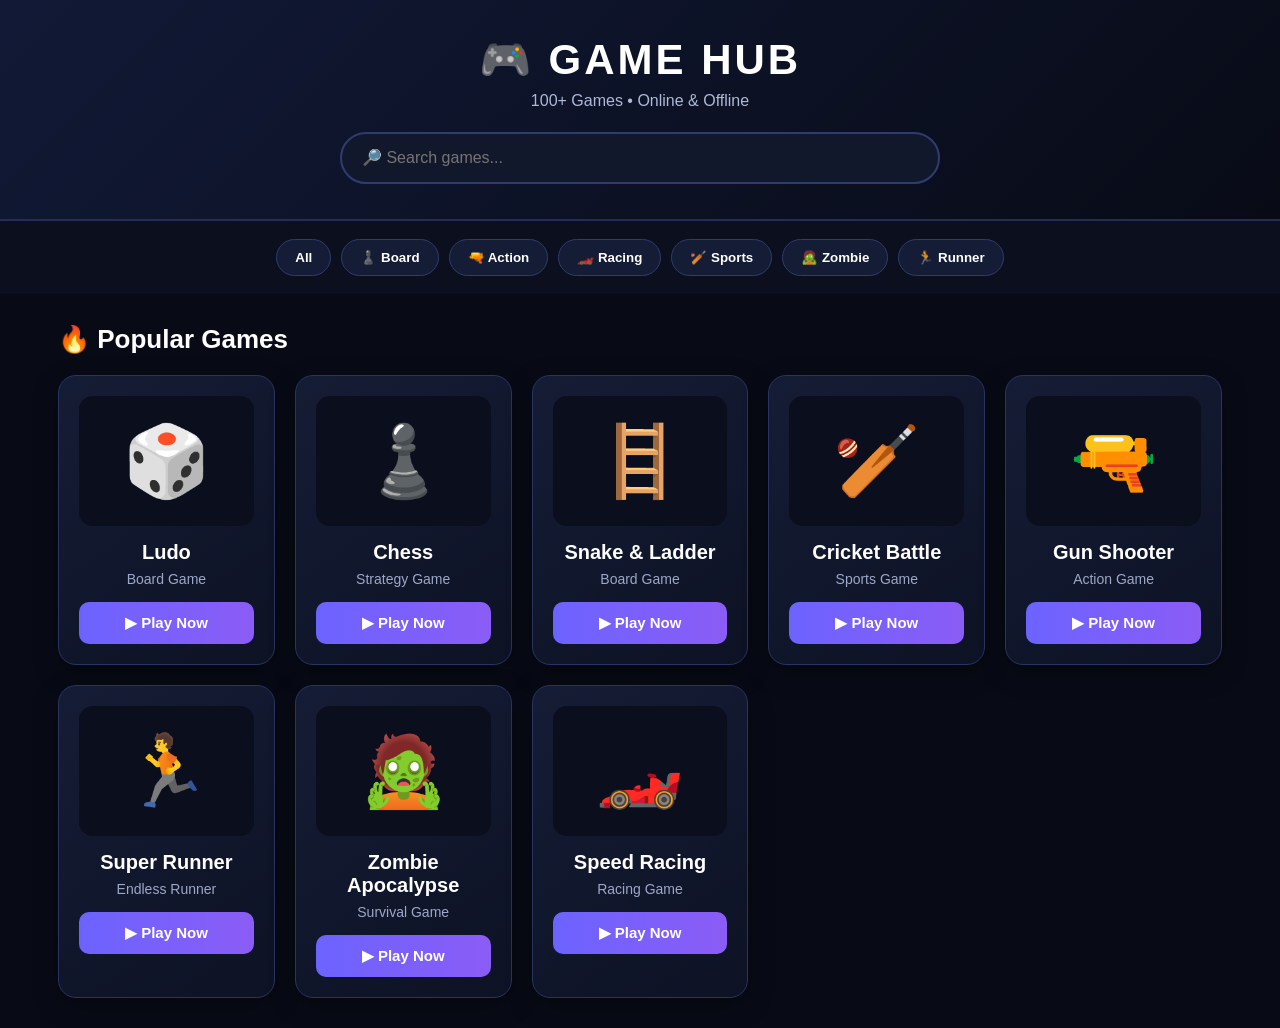
<file: index.html>
<!DOCTYPE html>
<html lang="en">
<head>
  <meta charset="UTF-8">
  <meta name="viewport" content="width=device-width, initial-scale=1.0">

  <title>Game Hub - 100+ Games</title>

  <link rel="stylesheet" href="style.css">
</head>

<body>

  <header>
    <h1>🎮 GAME HUB</h1>
    <p>100+ Games • Online & Offline</p>

    <input
      type="text"
      id="search"
      placeholder="🔎 Search games..."
      onkeyup="searchGames()"
    >
  </header>

  <nav class="categories">
    <button onclick="showCategory('all')">All</button>
    <button onclick="showCategory('board')">♟️ Board</button>
    <button onclick="showCategory('action')">🔫 Action</button>
    <button onclick="showCategory('racing')">🏎️ Racing</button>
    <button onclick="showCategory('sports')">🏏 Sports</button>
    <button onclick="showCategory('zombie')">🧟 Zombie</button>
    <button onclick="showCategory('runner')">🏃 Runner</button>
  </nav>

  <main>

    <h2>🔥 Popular Games</h2>

    <div class="games">

      <div class="game" data-category="board">
        <div class="game-icon">🎲</div>
        <h3>Ludo</h3>
        <p>Board Game</p>
        <button onclick="playGame('Ludo')">▶ Play Now</button>
      </div>

      <div class="game" data-category="board">
        <div class="game-icon">♟️</div>
        <h3>Chess</h3>
        <p>Strategy Game</p>
        <button onclick="playGame('Chess')">▶ Play Now</button>
      </div>

      <div class="game" data-category="board">
        <div class="game-icon">🪜</div>
        <h3>Snake & Ladder</h3>
        <p>Board Game</p>
        <button onclick="playGame('Snake & Ladder')">▶ Play Now</button>
      </div>

      <div class="game" data-category="sports">
        <div class="game-icon">🏏</div>
        <h3>Cricket Battle</h3>
        <p>Sports Game</p>
        <button onclick="playGame('Cricket Battle')">▶ Play Now</button>
      </div>

      <div class="game" data-category="action">
        <div class="game-icon">🔫</div>
        <h3>Gun Shooter</h3>
        <p>Action Game</p>
        <button onclick="playGame('Gun Shooter')">▶ Play Now</button>
      </div>

      <div class="game" data-category="runner">
        <div class="game-icon">🏃</div>
        <h3>Super Runner</h3>
        <p>Endless Runner</p>
        <button onclick="playGame('Super Runner')">▶ Play Now</button>
      </div>

      <div class="game" data-category="zombie">
        <div class="game-icon">🧟</div>
        <h3>Zombie Apocalypse</h3>
        <p>Survival Game</p>
        <button onclick="playGame('Zombie Apocalypse')">▶ Play Now</button>
      </div>

      <div class="game" data-category="racing">
        <div class="game-icon">🏎️</div>
        <h3>Speed Racing</h3>
        <p>Racing Game</p>
        <button onclick="playGame('Speed Racing')">▶ Play Now</button>
      </div>

    </div>

  </main>

  <script src="script.js"></script>

</body>
</html>
</file>
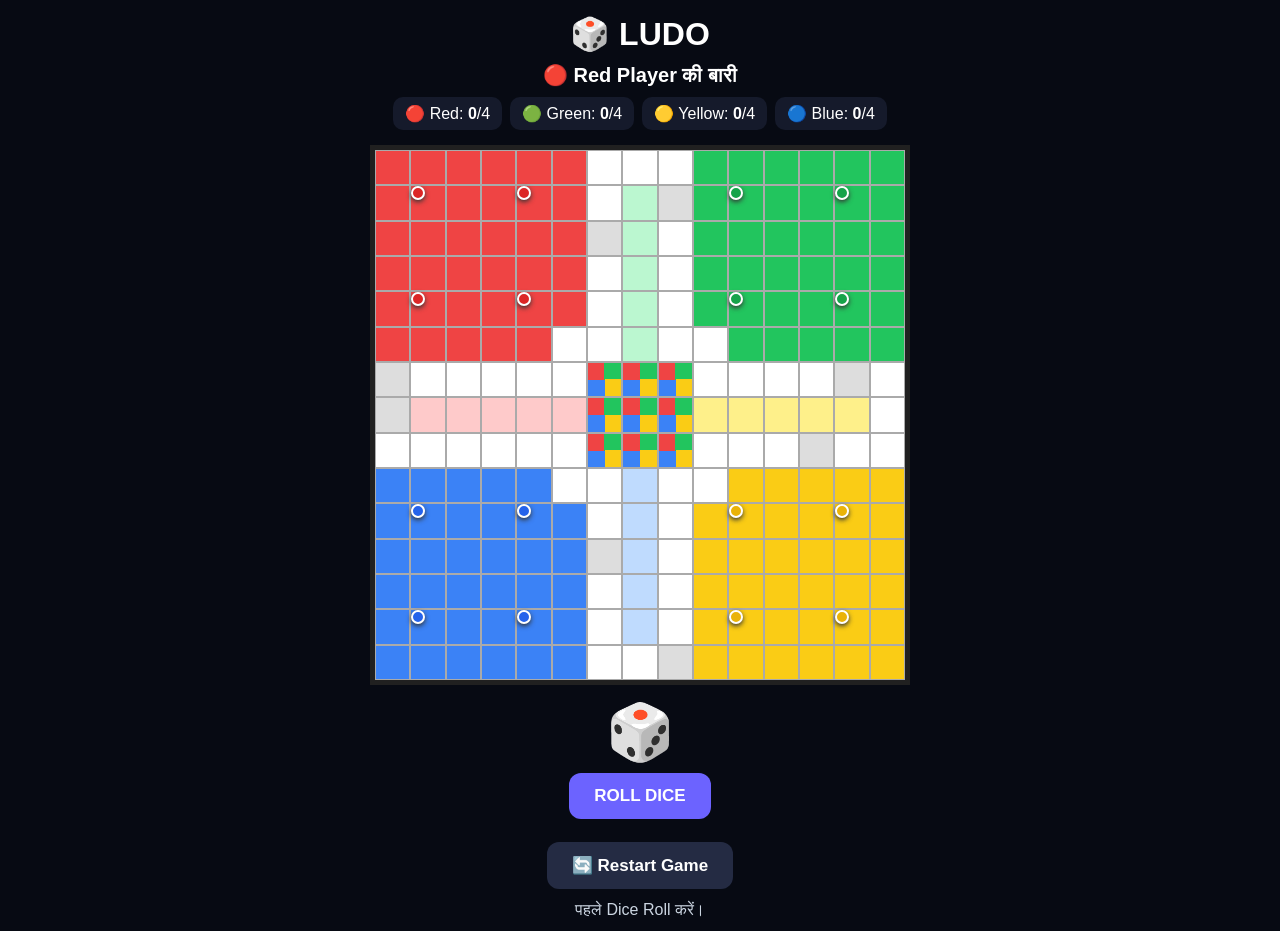
<file: ludo.html>
<!DOCTYPE html>
<html lang="hi">
<head>
<meta charset="UTF-8">
<meta name="viewport" content="width=device-width,initial-scale=1.0">
<title>Game Hub - Ludo</title>

<style>
*{box-sizing:border-box}

body{
 margin:0;
 background:#070a13;
 color:white;
 font-family:Arial,sans-serif;
 text-align:center;
}

h1{
 margin:15px 0 5px;
}

#turn{
 font-size:20px;
 font-weight:bold;
 margin:10px;
}

.info{
 display:flex;
 justify-content:center;
 flex-wrap:wrap;
 gap:8px;
 margin:8px;
}

.info div{
 padding:7px 12px;
 border-radius:10px;
 background:#151a2b;
}

.board{
 width:min(95vw,540px);
 aspect-ratio:1;
 margin:15px auto;
 display:grid;
 grid-template-columns:repeat(15,1fr);
 grid-template-rows:repeat(15,1fr);
 border:5px solid #202020;
 background:white;
}

.cell{
 position:relative;
 border:1px solid #aaa;
 background:#fff;
}

.redArea{background:#ef4444}
.greenArea{background:#22c55e}
.yellowArea{background:#facc15}
.blueArea{background:#3b82f6}

.path{
 background:#fff;
}

.redPath{background:#fecaca}
.greenPath{background:#bbf7d0}
.yellowPath{background:#fef08a}
.bluePath{background:#bfdbfe}

.safe{
 background:#ddd;
}

.center{
 background:conic-gradient(
   #22c55e 0 25%,
   #facc15 25% 50%,
   #3b82f6 50% 75%,
   #ef4444 75% 100%
 );
}

.homeDot{
 width:60%;
 height:60%;
 border-radius:50%;
 position:absolute;
 top:20%;
 left:20%;
 background:white;
 box-shadow:inset 0 0 0 3px #555;
}

.piece{
 width:42%;
 height:42%;
 position:absolute;
 border-radius:50%;
 border:2px solid white;
 box-shadow:0 2px 5px #333;
 cursor:pointer;
 z-index:10;
}

.red-piece{background:#dc2626}
.green-piece{background:#16a34a}
.yellow-piece{background:#eab308}
.blue-piece{background:#2563eb}

.controls{
 margin:10px;
}

#dice{
 font-size:55px;
 margin:8px;
}

button{
 border:0;
 border-radius:12px;
 padding:13px 25px;
 background:#6c63ff;
 color:white;
 font-size:17px;
 font-weight:bold;
 cursor:pointer;
}

button:active{
 transform:scale(.95);
}

#message{
 margin:12px;
 color:#cbd5e1;
}

#restart{
 margin-top:5px;
 background:#242b43;
}
</style>
</head>

<body>

<h1>🎲 LUDO</h1>

<div id="turn">🔴 Red Player की बारी</div>

<div class="info">
 <div>🔴 Red: <b id="r">0</b>/4</div>
 <div>🟢 Green: <b id="g">0</b>/4</div>
 <div>🟡 Yellow: <b id="y">0</b>/4</div>
 <div>🔵 Blue: <b id="b">0</b>/4</div>
</div>

<div class="board" id="board"></div>

<div class="controls">

 <div id="dice">🎲</div>

 <button onclick="rollDice()">ROLL DICE</button>

 <br><br>

 <button id="restart" onclick="location.reload()">
   🔄 Restart Game
 </button>

 <div id="message">
   पहले Dice Roll करें।
 </div>

</div>

<script>

/* =========================
   PLAYERS
========================= */

const players=[
 {
  name:"Red",
  emoji:"🔴",
  cls:"red-piece",
  start:0,
  area:"redArea"
 },
 {
  name:"Green",
  emoji:"🟢",
  cls:"green-piece",
  start:13,
  area:"greenArea"
 },
 {
  name:"Yellow",
  emoji:"🟡",
  cls:"yellow-piece",
  start:26,
  area:"yellowArea"
 },
 {
  name:"Blue",
  emoji:"🔵",
  cls:"blue-piece",
  start:39,
  area:"blueArea"
 }
];

let current=0;
let dice=0;

/*
 -1 = Home
 0-51 = main track
 52-56 = player's final lane
 57 = Finish
*/

let pieces=[
 [-1,-1,-1,-1],
 [-1,-1,-1,-1],
 [-1,-1,-1,-1],
 [-1,-1,-1,-1]
];

/* =========================
   52 MAIN PATH
========================= */

const path=[
 [6,0],[6,1],[6,2],[6,3],[6,4],
 [5,5],[4,6],[3,6],[2,6],[1,6],[0,6],
 [0,7],[0,8],
 [1,8],[2,8],[3,8],[4,8],[5,9],
 [6,10],[6,11],[6,12],[6,13],[6,14],
 [7,14],[8,14],
 [8,13],[8,12],[8,11],[8,10],[9,9],
 [10,8],[11,8],[12,8],[13,8],[14,8],
 [14,7],[14,6],
 [13,6],[12,6],[11,6],[10,6],[9,5],
 [8,4],[8,3],[8,2],[8,1],[8,0],
 [7,0]
];

/* Final lanes */

const lanes=[
 /* Red */
 [[7,1],[7,2],[7,3],[7,4],[7,5]],

 /* Green */
 [[1,7],[2,7],[3,7],[4,7],[5,7]],

 /* Yellow */
 [[7,13],[7,12],[7,11],[7,10],[7,9]],

 /* Blue */
 [[13,7],[12,7],[11,7],[10,7],[9,7]]
];

/* Safe positions on main path */

const safe=[0,8,13,21,26,34,39,47];

/* =========================
   BOARD
========================= */

const board=document.getElementById("board");

function cellId(r,c){
 return "cell-"+r+"-"+c;
}

function createBoard(){

 for(let r=0;r<15;r++){

  for(let c=0;c<15;c++){

   const cell=document.createElement("div");

   cell.className="cell";
   cell.id=cellId(r,c);

   /* 6x6 homes */

   if(r<6 && c<6)
    cell.classList.add("redArea");

   else if(r<6 && c>8)
    cell.classList.add("greenArea");

   else if(r>8 && c>8)
    cell.classList.add("yellowArea");

   else if(r>8 && c<6)
    cell.classList.add("blueArea");

   /* Main path */

   path.forEach((p,i)=>{

    if(p[0]===r && p[1]===c){

     cell.classList.add("path");

     if(safe.includes(i))
      cell.classList.add("safe");
    }

   });

   /* Final lanes */

   lanes.forEach((lane,p)=>{

    lane.forEach(pos=>{

     if(pos[0]===r && pos[1]===c){

      cell.classList.add(
       ["redPath","greenPath","yellowPath","bluePath"][p]
      );
     }

    });

   });

   /* Center */

   if(r>=6 && r<=8 && c>=6 && c<=8){
    cell.classList.add("center");
   }

   board.appendChild(cell);
  }
 }

 createHomePieces();
}

/* =========================
   HOME PIECES
========================= */

const homePositions=[
 [[1,1],[1,4],[4,1],[4,4]],
 [[1,10],[1,13],[4,10],[4,13]],
 [[10,10],[10,13],[13,10],[13,13]],
 [[10,1],[10,4],[13,1],[13,4]]
];

function createHomePieces(){

 players.forEach((player,p)=>{

  for(let i=0;i<4;i++){

   const piece=document.createElement("div");

   piece.className="piece "+player.cls;

   piece.id="piece-"+p+"-"+i;

   piece.onclick=()=>{
    movePiece(p,i);
   };

   const pos=homePositions[p][i];

   document
    .getElementById(cellId(pos[0],pos[1]))
    .appendChild(piece);
  }
 });
}

/* =========================
   MOVE POSITION
========================= */

function getCoordinate(player,position){

 if(position<0)
  return null;

 if(position<=51){

  const index=(players[player].start+position)%52;

  return path[index];
 }

 if(position>=52 && position<=56){

  return lanes[player][position-52];
 }

 return null;
}

/* =========================
   DICE
========================= */

function rollDice(){

 if(dice!==0){

  document.getElementById("message").textContent=
   "⚠️ पहले अपनी गोटी चलाएँ।";

  return;
 }

 dice=Math.floor(Math.random()*6)+1;

 const faces=[
  "",
  "⚀","⚁","⚂","⚃","⚄","⚅"
 ];

 document.getElementById("dice").textContent=
  faces[dice];

 document.getElementById("message").textContent=
  players[current].emoji+" "+
  players[current].name+
  " को "+dice+" आया। गोटी चुनें।";
}

/* =========================
   MOVE PIECE
========================= */

function movePiece(p,i){

 if(p!==current){

  document.getElementById("message").textContent=
   "⚠️ अभी "+players[current].name+
   " Player की बारी है।";

  return;
 }

 if(dice===0){

  document.getElementById("message").textContent=
   "🎲 पहले Dice Roll करें।";

  return;
 }

 let old=pieces[p][i];
 let next;

 /* Home */

 if(old===-1){

  if(dice!==6){

   document.getElementById("message").textContent=
    "❌ गोटी बाहर निकालने के लिए 6 चाहिए।";

   nextTurn();
   return;
  }

  next=0;

 }else{

  next=old+dice;
 }

 /* Finish limit */

 if(next>57){

  document.getElementById("message").textContent=
   "❌ इतनी चाल से गोटी Finish नहीं कर सकती।";

  nextTurn();
  return;
 }

 pieces[p][i]=next;

 renderPiece(p,i);

 /* Capture */

 if(next>=0 && next<=51){

  capture(p,i,next);
 }

 updateScore();

 /* Winner */

 if(pieces[p].every(x=>x===57)){

  document.getElementById("message").textContent=
   "🏆 "+players[p].emoji+" "+
   players[p].name+
   " PLAYER WINNER! 🎉";

  document.getElementById("turn").textContent=
   "🏆 GAME OVER";

  dice=0;
  return;
 }

 const rolledSix=(dice===6);

 dice=0;

 if(!rolledSix){
  nextTurn();
 }else{

  document.getElementById("message").textContent=
   "🎉 6 आया! "+players[p].name+
   " को फिर से मौका।";
 }
}

/* =========================
   RENDER PIECE
========================= */

function renderPiece(p,i){

 const piece=document.getElementById(
  "piece-"+p+"-"+i
 );

 const position=pieces[p][i];

 /* Finish */

 if(position===57){

  document.getElementById("message").textContent=
   "🏠 गोटी Finish हो गई!";

  return;
 }

 const pos=getCoordinate(p,position);

 if(!pos) return;

 const cell=document.getElementById(
  cellId(pos[0],pos[1])
 );

 cell.appendChild(piece);
}

/* =========================
   CAPTURE
========================= */

function capture(p,i,position){

 const global=(players[p].start+position)%52;

 /* Safe cell पर काटना नहीं */

 if(safe.includes(global))
  return;

 players.forEach((other)=>{

  const op=players.indexOf(other);

  if(op===p) return;

  pieces[op].forEach((otherPos,oi)=>{

   if(otherPos<0 || otherPos>51)
    return;

   const otherGlobal=
    (players[op].start+otherPos)%52;

   if(otherGlobal===global){

    pieces[op][oi]=-1;

    const home=homePositions[op][oi];

    document
     .getElementById(cellId(home[0],home[1]))
     .appendChild(
      document.getElementById(
       "piece-"+op+"-"+oi
      )
     );

    document.getElementById("message").textContent=
     "💥 "+players[p].name+
     " ने "+players[op].name+
     " की गोटी काट दी!";
   }

  });

 });
}

/* =========================
   NEXT TURN
========================= */

function nextTurn(){

 current++;

 if(current>=4)
  current=0;

 document.getElementById("turn").textContent=
  players[current].emoji+" "+
  players[current].name+
  " Player की बारी";

 dice=0;
}

/* =========================
   SCORE
========================= */

function updateScore(){

 const ids=["r","g","y","b"];

 players.forEach((p,i)=>{

  let finished=pieces[i].filter(
   x=>x===57
  ).length;

  document.getElementById(ids[i]).textContent=
   finished;
 });
}

createBoard();

</script>

</body>
</html>
</file>
<file: style.css>
* {
  margin: 0;
  padding: 0;
  box-sizing: border-box;
}

body {
  font-family: Arial, sans-serif;
  background: #080b16;
  color: white;
  min-height: 100vh;
}

/* HEADER */

header {
  text-align: center;
  padding: 35px 15px;
  background: linear-gradient(135deg, #111936, #080b16);
  border-bottom: 2px solid #252d55;
}

header h1 {
  font-size: 42px;
  letter-spacing: 3px;
  margin-bottom: 8px;
}

header p {
  color: #aeb8d8;
  margin-bottom: 22px;
}

#search {
  width: 90%;
  max-width: 600px;
  padding: 15px 20px;
  border: 2px solid #303b70;
  border-radius: 30px;
  outline: none;
  background: #12182b;
  color: white;
  font-size: 16px;
}

#search:focus {
  border-color: #6c63ff;
}

/* CATEGORIES */

.categories {
  display: flex;
  gap: 10px;
  padding: 18px;
  overflow-x: auto;
  justify-content: center;
  background: #0b0f1e;
}

.categories button {
  border: 1px solid #303b70;
  background: #151c35;
  color: white;
  padding: 10px 18px;
  border-radius: 25px;
  cursor: pointer;
  white-space: nowrap;
  font-weight: bold;
}

.categories button:hover {
  background: #6c63ff;
  border-color: #6c63ff;
  transform: translateY(-2px);
}

/* MAIN */

main {
  max-width: 1200px;
  margin: auto;
  padding: 30px 18px;
}

main h2 {
  margin-bottom: 20px;
  font-size: 26px;
}

/* GAME GRID */

.games {
  display: grid;
  grid-template-columns: repeat(auto-fit, minmax(210px, 1fr));
  gap: 20px;
}

/* GAME CARD */

.game {
  background: linear-gradient(145deg, #151c35, #0d1224);
  border: 1px solid #29345f;
  border-radius: 18px;
  padding: 20px;
  text-align: center;
  transition: 0.25s;
  box-shadow: 0 8px 25px rgba(0, 0, 0, 0.35);
}

.game:hover {
  transform: translateY(-7px);
  border-color: #6c63ff;
  box-shadow: 0 12px 35px rgba(108, 99, 255, 0.25);
}

/* GAME ICON */

.game-icon {
  width: 100%;
  height: 130px;
  display: flex;
  align-items: center;
  justify-content: center;
  background: #0a0e1d;
  border-radius: 14px;
  font-size: 70px;
  margin-bottom: 15px;
}

.game h3 {
  font-size: 20px;
  margin-bottom: 7px;
}

.game p {
  color: #9da7c7;
  font-size: 14px;
  margin-bottom: 15px;
}

/* PLAY BUTTON */

.game button {
  width: 100%;
  padding: 12px;
  border: none;
  border-radius: 10px;
  background: linear-gradient(90deg, #6c63ff, #8b5cf6);
  color: white;
  font-size: 15px;
  font-weight: bold;
  cursor: pointer;
  transition: 0.2s;
}

.game button:hover {
  transform: scale(1.04);
  box-shadow: 0 5px 20px rgba(108, 99, 255, 0.4);
}

/* MOBILE */

@media (max-width: 600px) {

  header {
    padding: 25px 12px;
  }

  header h1 {
    font-size: 30px;
  }

  .categories {
    justify-content: flex-start;
  }

  main {
    padding: 22px 12px;
  }

  .games {
    grid-template-columns: repeat(2, 1fr);
    gap: 12px;
  }

  .game {
    padding: 12px;
  }

  .game-icon {
    height: 100px;
    font-size: 50px;
  }

  .game h3 {
    font-size: 16px;
  }

  .game button {
    padding: 10px 5px;
    font-size: 13px;
  }
}
</file>
